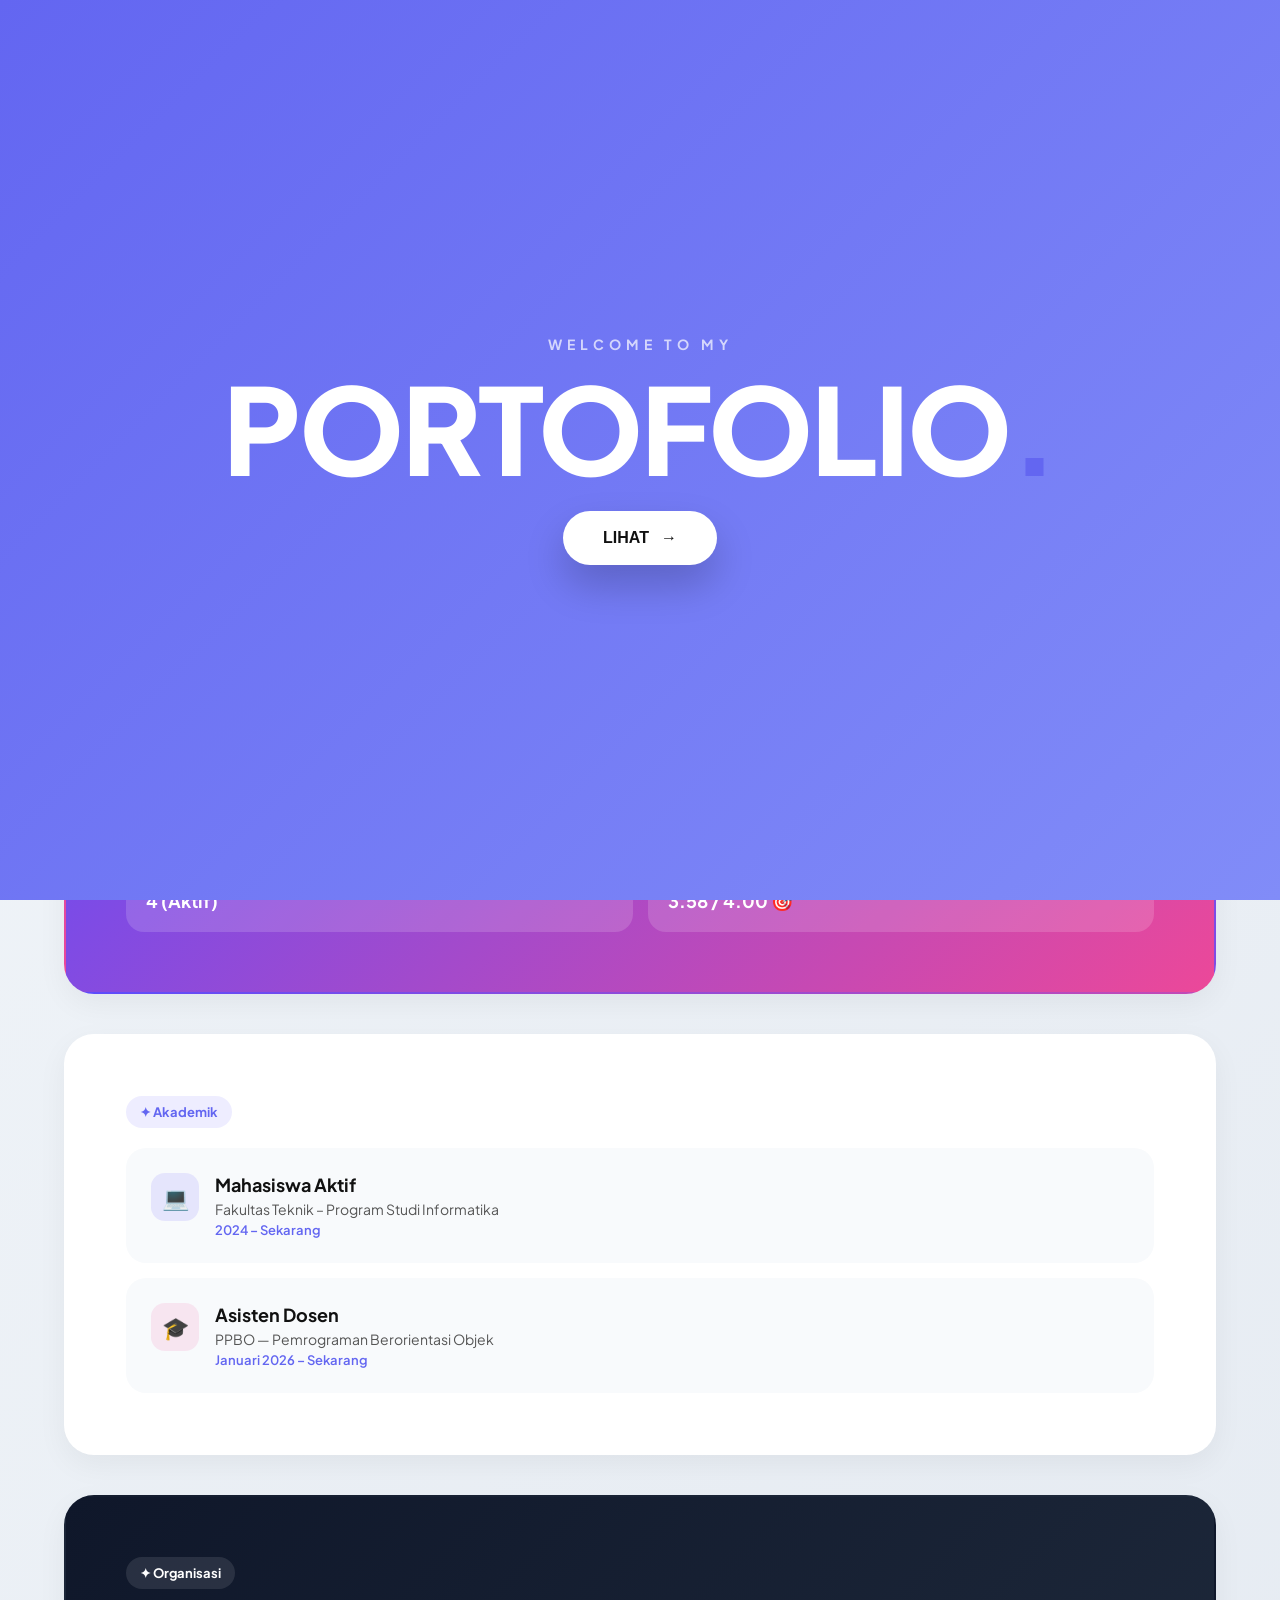
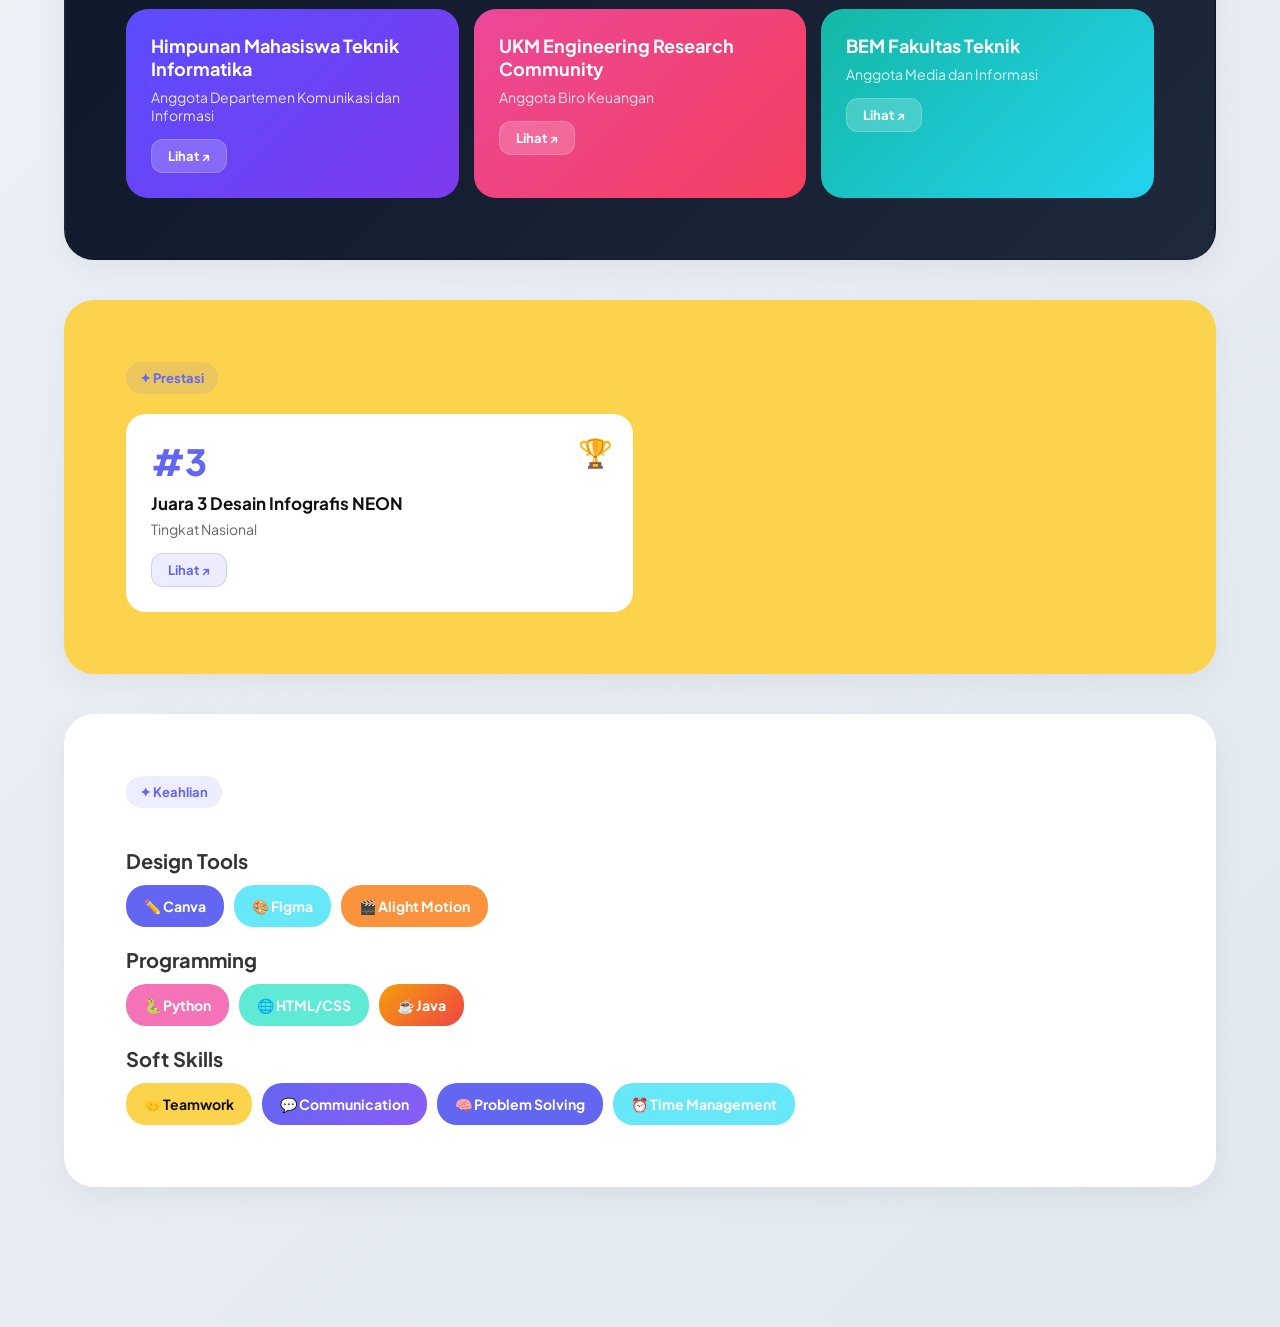
<file: index.html>
<!DOCTYPE html>
<html lang="id">
<head>
<meta charset="UTF-8">
<meta name="viewport" content="width=device-width, initial-scale=1.0">
<title>Naifah Portfolio</title>
<link href="https://fonts.googleapis.com/css2?family=Plus+Jakarta+Sans:wght@400;600;700;800&display=swap" rel="stylesheet">
<link rel="stylesheet" href="style.css">
</head>
<body class="has-splash">

<!-- WELCOME SPLASH SCREEN -->
<div id="splash">
  <div class="splash-content">
    <div class="splash-tag" style="color: rgba(255,255,255,0.7); letter-spacing: 5px;">WELCOME TO MY</div>
    <h1 class="splash-title" style="margin: 10px 0 30px; color: white;">PORTOFOLIO<span>.</span></h1>
    <button class="splash-btn" onclick="enterSite()" style="box-shadow: 0 20px 40px rgba(0,0,0,0.2);">
      LIHAT <span class="btn-arrow">→</span>
    </button>
  </div>
</div>

<div id="cursor"></div>
<div id="progress"></div>
<div id="toast">✦ Navigating...</div>

<div class="blob-bg">
  <div class="blob blob-1"></div>
  <div class="blob blob-2"></div>
  <div class="blob blob-3"></div>
</div>



<nav class="navbar">
  <div class="logo">NA<span>.</span></div>
  <ul class="nav-links" id="navLinks">
    <li onclick="focusSection('home')" data-section="home">Home</li>
    <li onclick="focusSection('profil')" data-section="profil">Profil</li>
    <li onclick="focusSection('akademik')" data-section="akademik">Akademik</li>
    <li onclick="focusSection('organisasi')" data-section="organisasi">Organisasi</li>
    <li onclick="focusSection('prestasi')" data-section="prestasi">Prestasi</li>
    <li onclick="focusSection('skill')" data-section="skill">Skill</li>
  </ul>
  <div class="navbar-right">
    <a href="social.html" class="btn-social">Social Media ↗</a>
  </div>
</nav>

<div class="container">

  <section id="home" class="section active">
    <div class="hero-deco">
      <svg width="60" height="60" viewBox="0 0 60 60" fill="none">
        <path d="M30 5 L33 27 L55 30 L33 33 L30 55 L27 33 L5 30 L27 27 Z" fill="#5B4CFD" opacity="0.25"/>
        <path d="M30 14 L32 28 L46 30 L32 32 L30 46 L28 32 L14 30 L28 28 Z" fill="#EC4899" opacity="0.35"/>
      </svg>
    </div>
    <div class="hero-content">
      <div class="hero-badge">✦ Interactive Portfolio</div>
      <h1>Naifah Amanda<br><span>Noveni</span></h1>
      <p>Informatics Student of University of Bengkulu</p>
      <div class="hero-stats">
        <div class="stat-pill">Designer</div>
        <div class="stat-pill lime">Organisator</div>
        <div class="stat-pill pink">Student</div>
      </div>
    </div>
    <div class="hero-img-wrap">
      <img src="foto-naifah.jpg" alt="Naifah Amanda Noveni"
        onerror="this.src='data:image/svg+xml,<svg xmlns=%22http://www.w3.org/2000/svg%22 width=%22220%22 height=%22260%22><rect width=%22220%22 height=%22260%22 rx=%2224%22 fill=%22%235B4CFD%22/><text x=%22110%22 y=%22145%22 text-anchor=%22middle%22 font-size=%2264%22>👩‍💻</text></svg>'">
    </div>
  </section>

  <section id="profil" class="section">
    <div class="section-label">✦ Tentang Aku</div>
    <div class="profil-big">
      Mahasiswa semester 4 S1 Informatika Universitas Bengkulu yang aktif di organisasi,
      memiliki ketertarikan dalam desain grafis, pengembangan web, dan teknologi.
      Bersemangat untuk terus belajar dan berkontribusi dalam dunia teknologi.
    </div>
    <div class="profil-grid">
      <div class="profil-card"><div class="label">Universitas</div><div class="value">Universitas Bengkulu</div></div>
      <div class="profil-card"><div class="label">Program Studi</div><div class="value">S1 Informatika</div></div>
      <div class="profil-card"><div class="label">Semester</div><div class="value">4 (Aktif)</div></div>
      <div class="profil-card"><div class="label">IPK</div><div class="value">3.58 / 4.00 🎯</div></div>
    </div>
  </section>

  <section id="akademik" class="section">
    <div class="section-label akademik-label">✦ Akademik</div>
    <div class="akademik-list">
      <div class="akademik-card ripple-container" onclick="addRipple(event,this)">
        <div class="akademik-icon purple">💻</div>
        <div>
          <div class="akademik-title">Mahasiswa Aktif</div>
          <div class="akademik-sub">Fakultas Teknik – Program Studi Informatika</div>
          <div class="akademik-date">2024 – Sekarang</div>
        </div>
      </div>
      <div class="akademik-card ripple-container" onclick="addRipple(event,this)">
        <div class="akademik-icon pink">🎓</div>
        <div>
          <div class="akademik-title">Asisten Dosen</div>
          <div class="akademik-sub">PPBO — Pemrograman Berorientasi Objek</div>
          <div class="akademik-date">Januari 2026 – Sekarang</div>
        </div>
      </div>
    </div>
  </section>

  <section id="organisasi" class="section">
    <div class="section-label orgs-label">✦ Organisasi</div>
    <div class="orgs-grid">
      <div class="org-card c1 ripple-container" onclick="addRipple(event,this)">
        <div class="org-name">Himpunan Mahasiswa Teknik Informatika</div>
        <div class="org-role">Anggota Departemen Komunikasi dan Informasi</div>
        <a href="himatif.html" class="card-btn">Lihat ↗</a>
      </div>
      <div class="org-card c2 ripple-container" onclick="addRipple(event,this)">
        <div class="org-name">UKM Engineering Research Community</div>
        <div class="org-role">Anggota Biro Keuangan</div>
        <a href="ercom.html" class="card-btn">Lihat ↗</a>
      </div>
      <div class="org-card c3 ripple-container" onclick="addRipple(event,this)">
        <div class="org-name">BEM Fakultas Teknik</div>
        <div class="org-role">Anggota Media dan Informasi</div>
        <a href="bem.html" class="card-btn">Lihat ↗</a>
      </div>
    </div>
  </section>

  <section id="prestasi" class="section">
    <div class="section-label">✦ Prestasi</div>
    <div class="prestasi-grid">
      <div class="prestasi-card ripple-container" onclick="addRipple(event,this)">
        <div class="prestasi-rank">#3</div>
        <div class="prestasi-title">Juara 3 Desain Infografis NEON</div>
        <div class="prestasi-sub">Tingkat Nasional</div>
        <span class="prestasi-trophy">🏆</span>
        <a href="neon.html" class="card-btn dark">Lihat ↗</a>
      </div>
    </div>
  </section>

  <section id="skill" class="section">
    <div class="section-label skill-label">✦ Keahlian</div>
    <div class="skill-section-title">Design Tools</div>
    <div class="skills-grid">
      <div class="skill-chip sc1 ripple-container" onclick="addRipple(event,this)">✏️ Canva</div>
      <div class="skill-chip sc4 ripple-container" onclick="addRipple(event,this)">🎨 Figma</div>
      <div class="skill-chip sc5 ripple-container" onclick="addRipple(event,this)">🎬 Alight Motion</div>
    </div>
    <div class="skill-section-title">Programming</div>
    <div class="skills-grid">
      <div class="skill-chip sc2 ripple-container" onclick="addRipple(event,this)">🐍 Python</div>
      <div class="skill-chip sc6 ripple-container" onclick="addRipple(event,this)">🌐 HTML/CSS</div>
      <div class="skill-chip sc8 ripple-container" onclick="addRipple(event,this)">☕ Java</div>
    </div>
    <div class="skill-section-title">Soft Skills</div>
    <div class="skills-grid">
      <div class="skill-chip sc3 ripple-container" onclick="addRipple(event,this)">🤝 Teamwork</div>
      <div class="skill-chip sc7 ripple-container" onclick="addRipple(event,this)">💬 Communication</div>
      <div class="skill-chip sc1 ripple-container" onclick="addRipple(event,this)">🧠 Problem Solving</div>
      <div class="skill-chip sc4 ripple-container" onclick="addRipple(event,this)">⏰ Time Management</div>
    </div>
  </section>

</div>



<script src="script.js"></script>
</body>
</html>
</file>
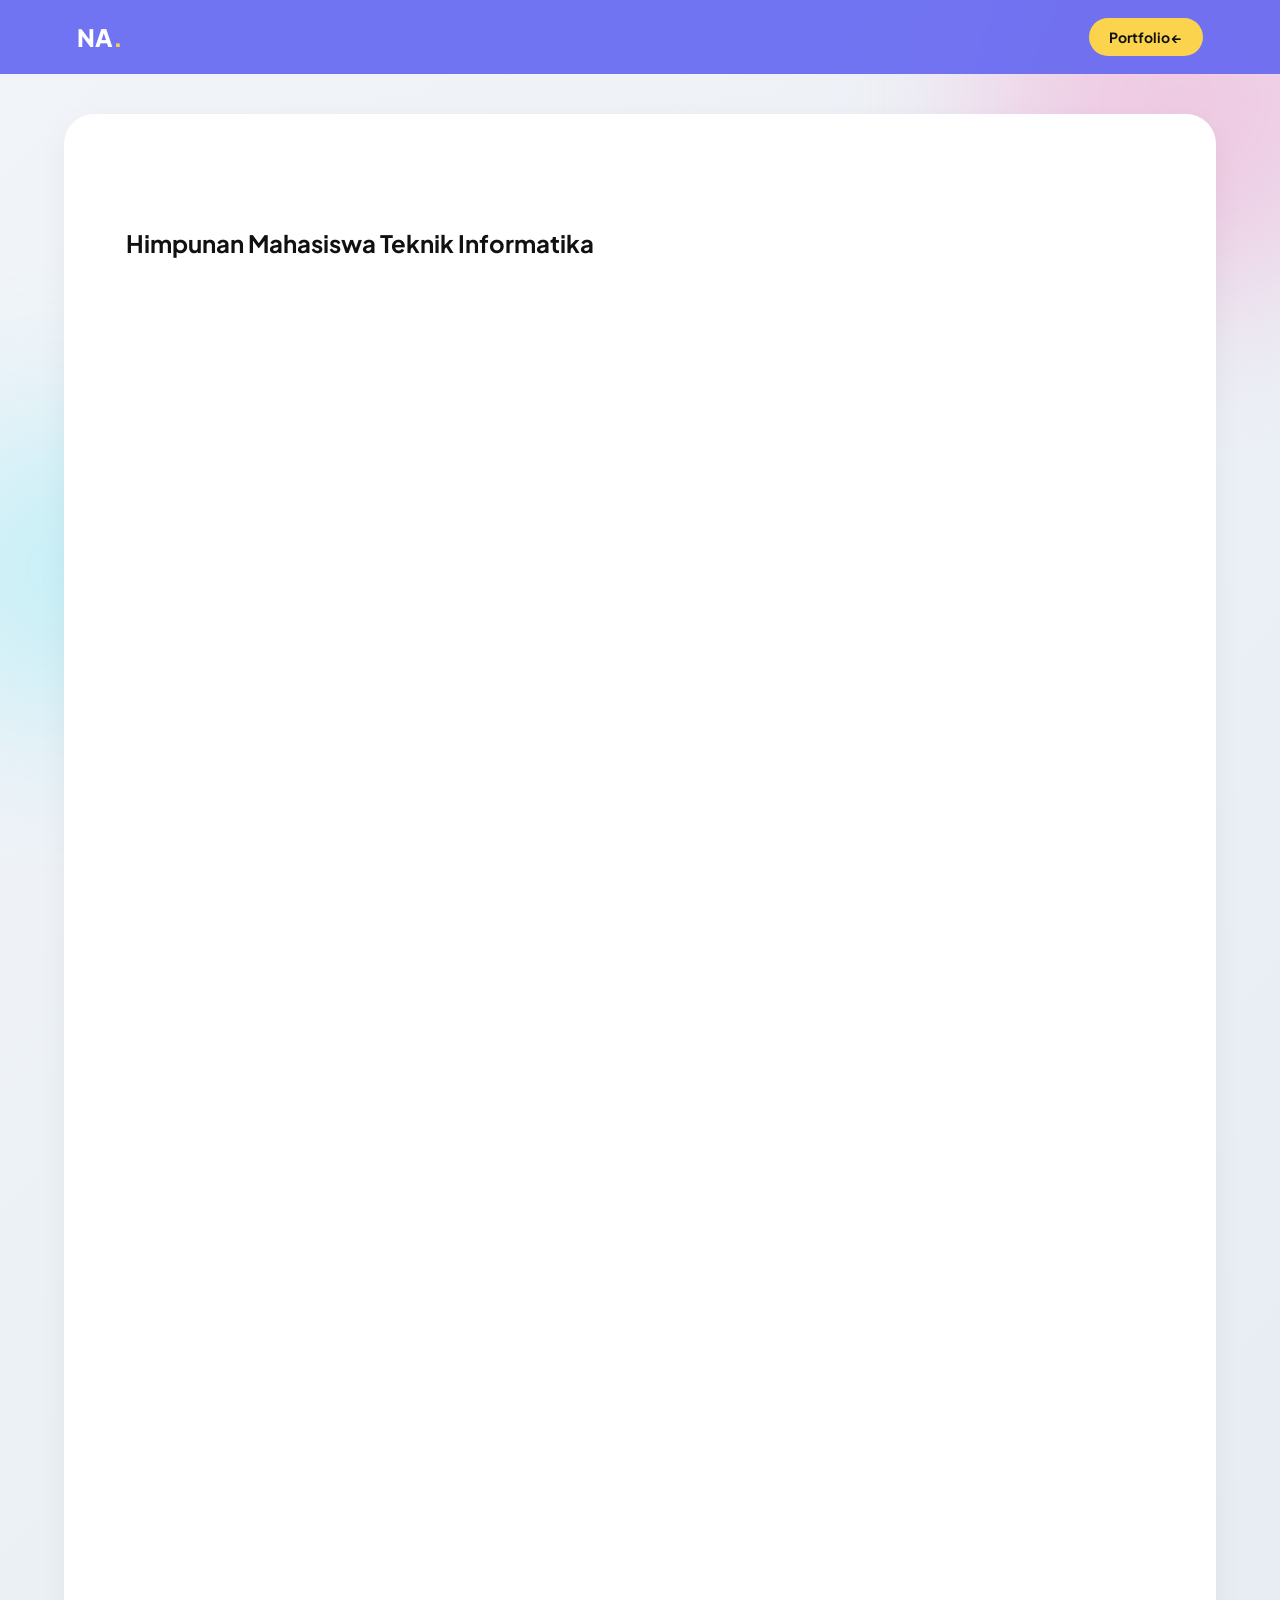
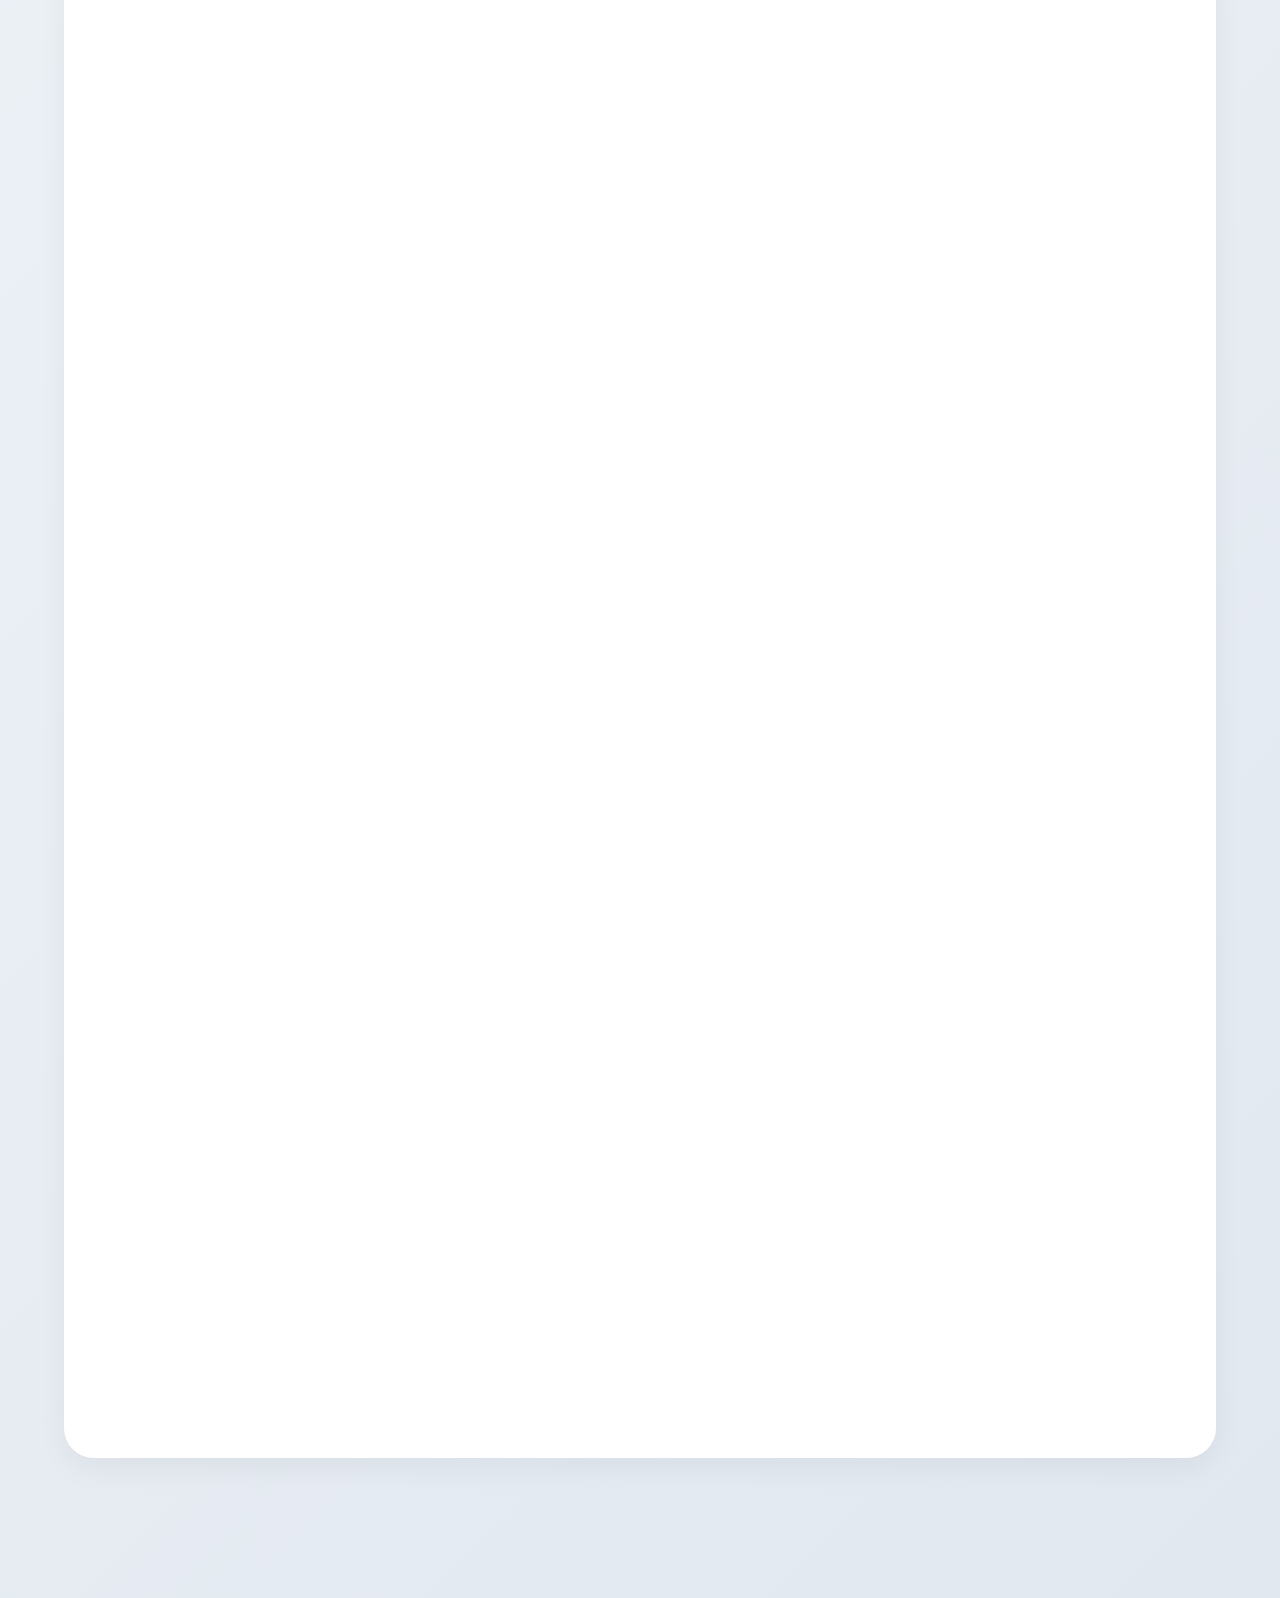
<file: himatif.html>
<!DOCTYPE html>
<html lang="id">
<head>
<meta charset="UTF-8">
<meta name="viewport" content="width=device-width, initial-scale=1.0">
<title>HIMATIF – Naifah</title>
<link href="https://fonts.googleapis.com/css2?family=Plus+Jakarta+Sans:wght@400;600;700;800&display=swap" rel="stylesheet">
<link rel="stylesheet" href="style.css">
</head>
<body>

<div class="blob-bg">
  <div class="blob blob-1"></div>
  <div class="blob blob-2"></div>
</div>

<nav class="navbar" style="opacity: 1; transform: translateY(0);">
  <div class="logo">NA<span>.</span></div>
  <div class="navbar-right">
    <a href="index.html?skipSplash=true" class="btn-social">Portfolio ←</a>
  </div>
</nav>

<div class="container">
  <section class="section active" style="opacity: 1;">
    <div class="section-label orgs-label">✦ Organisasi</div>
    <h1>Himpunan Mahasiswa <span>Teknik Informatika</span></h1>
    
    <div class="vertical-gallery">
      <div class="gallery-item"><img src="himatif1.jpeg" onerror="this.src='https://placehold.co/800x450/5B4CFD/white?text=himatif1.jpg'"></div>
      <div class="gallery-item"><img src="himatif2.JPG" onerror="this.src='https://placehold.co/800x450/5B4CFD/white?text=himatif2.jpg'"></div>
      <div class="gallery-item"><img src="himatif3.JPG" onerror="this.src='https://placehold.co/800x450/5B4CFD/white?text=himatif3.jpg'"></div>
      <div class="gallery-item"><img src="himatif4.JPG" onerror="this.src='https://placehold.co/800x450/5B4CFD/white?text=himatif4.jpg'"></div>
    </div>


  </section>
</div>

<script src="script.js"></script>
</body>
</html>
</file>
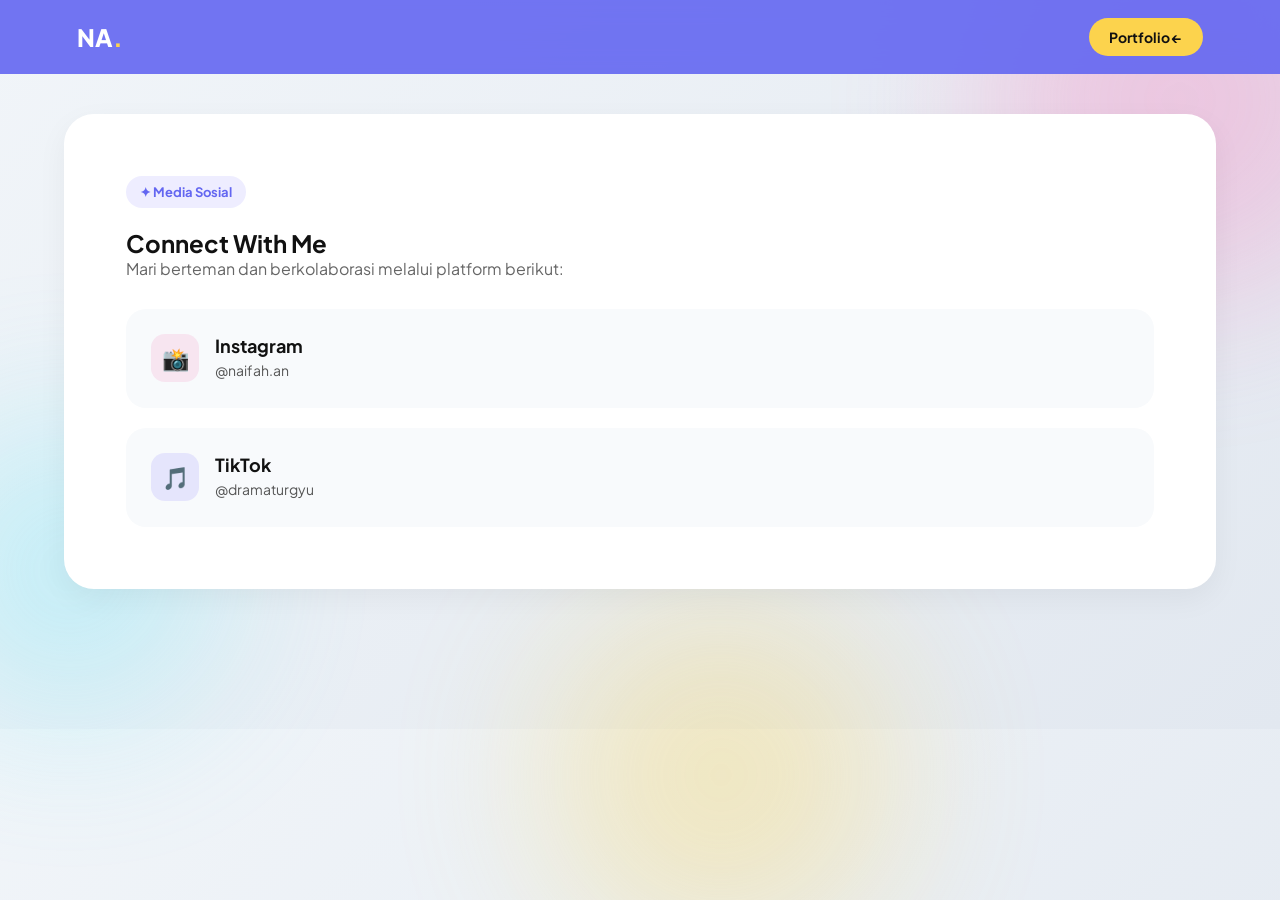
<file: social.html>
<!DOCTYPE html>
<html lang="id">
<head>
<meta charset="UTF-8">
<meta name="viewport" content="width=device-width, initial-scale=1.0">
<title>Social Media – Naifah</title>
<link href="https://fonts.googleapis.com/css2?family=Plus+Jakarta+Sans:wght@400;600;700;800&display=swap" rel="stylesheet">
<link rel="stylesheet" href="style.css">
<style>
  /* Custom additions for Social Page to match index.html vibe */
  .social-wrapper {
    display: flex;
    flex-direction: column;
    gap: 20px;
    margin-top: 20px;
  }
  
  .social-item {
    text-decoration: none;
    color: inherit;
  }
  
  .social-item:hover .akademik-title {
    color: var(--purple);
  }

  .btn-back-main {
    display: inline-block;
    margin-top: 30px;
    padding: 12px 24px;
    background: var(--purple);
    color: white;
    text-decoration: none;
    border-radius: 20px;
    font-weight: 700;
    transition: 0.3s;
    text-align: center;
  }

  .btn-back-main:hover {
    transform: translateY(-3px);
    box-shadow: 0 10px 20px rgba(91, 76, 253, 0.3);
    background: var(--violet);
  }
</style>
</head>
<body>

<div id="progress"></div>
<div id="toast">✦ Navigating...</div>

<div class="blob-bg">
  <div class="blob blob-1"></div>
  <div class="blob blob-2"></div>
  <div class="blob blob-3"></div>
</div>

<nav class="navbar">
  <div class="logo">NA<span>.</span></div>
  <div class="navbar-right">
    <a href="index.html?skipSplash=true" class="btn-social">Portfolio ←</a>
  </div>
</nav>

<div class="container">
  <section class="section active" style="opacity: 1;">
    <div class="section-label">✦ Media Sosial</div>
    <h1>Connect With <span>Me</span></h1>
    <p style="color: #666; margin-bottom: 30px;">Mari berteman dan berkolaborasi melalui platform berikut:</p>
    
    <div class="social-wrapper">
      <a href="https://www.instagram.com/naifah.an/?utm_source=ig_web_button_share_sheet" target="_blank" class="social-item">
        <div class="akademik-card ripple-container" onclick="addRipple(event,this)">
          <div class="akademik-icon pink">📸</div>
          <div>
            <div class="akademik-title">Instagram</div>
            <div class="akademik-sub">@naifah.an</div>
          </div>
        </div>
      </a>

      <a href="https://www.tiktok.com/@dramaturgyu?is_from_webapp=1&sender_device=pc" target="_blank" class="social-item">
        <div class="akademik-card ripple-container" onclick="addRipple(event,this)">
          <div class="akademik-icon purple">🎵</div>
          <div>
            <div class="akademik-title">TikTok</div>
            <div class="akademik-sub">@dramaturgyu</div>
          </div>
        </div>
      </a>
    </div>


  </section>
</div>

<script src="script.js"></script>
</body>
</html>
</file>
<file: style.css>
*,
*::before,
*::after {
  box-sizing: border-box;
  margin: 0;
  padding: 0;
}

:root {
  --purple: #6366F1; /* Indigo */
  --violet: #818CF8;
  --pink: #F472B6;   /* Rose */
  --lime: #FCD34D;   /* Soft Gold */
  --cyan: #67E8F9;   /* Sky Blue */
  --orange: #FB923C;
  --teal: #5EEAD4;
}
body {
  font-family: 'Plus Jakarta Sans', sans-serif;
  background: linear-gradient(135deg, #F1F5F9, #E2E8F0);
  overflow-x: hidden;
  color: #1E293B; /* Slate 800 */
  cursor: default;
}

/* SPLASH SCREEN */
#splash {
  position: fixed;
  inset: 0;
  background: linear-gradient(135deg, #6366F1, #818CF8);
  z-index: 1000;
  display: flex;
  align-items: center;
  justify-content: center;
  overflow: hidden;
  transition: transform 0.8s cubic-bezier(0.86, 0, 0.07, 1);
}

#splash.hidden {
  transform: translateY(-100%);
}

.splash-content {
  text-align: center;
  z-index: 10;
  padding: 20px;
}

.splash-tag {
  font-size: 14px;
  font-weight: 700;
  color: var(--lime);
  text-transform: uppercase;
  letter-spacing: 4px;
  margin-bottom: 20px;
  opacity: 0;
  animation: fadeInDown 0.8s forwards 0.2s;
}

.splash-title {
  font-size: clamp(48px, 12vw, 120px);
  font-weight: 800;
  line-height: 0.9;
  margin-bottom: 20px;
  letter-spacing: -2px;
  opacity: 0;
  animation: fadeInUp 0.8s forwards 0.4s;
}

.splash-title span {
  color: var(--purple);
}

.splash-sub {
  font-size: 18px;
  color: rgba(255, 255, 255, 0.5);
  margin-bottom: 40px;
  opacity: 0;
  animation: fadeInUp 0.8s forwards 0.6s;
}

.splash-btn {
  background: white;
  color: #111;
  border: none;
  padding: 18px 40px;
  font-size: 16px;
  font-weight: 800;
  border-radius: 50px;
  cursor: pointer;
  transition: all 0.3s;
  display: inline-flex;
  align-items: center;
  gap: 12px;
  opacity: 0;
  animation: fadeInUp 0.8s forwards 0.8s;
}

.splash-btn:hover {
  background: var(--lime);
  transform: scale(1.05);
  box-shadow: 0 10px 30px rgba(217, 255, 0, 0.3);
}

.btn-arrow {
  transition: transform 0.3s;
}

.splash-btn:hover .btn-arrow {
  transform: translateX(5px);
}

@keyframes fadeInUp {
  from { opacity: 0; transform: translateY(30px); }
  to { opacity: 1; transform: translateY(0); }
}

@keyframes fadeInDown {
  from { opacity: 0; transform: translateY(-30px); }
  to { opacity: 1; transform: translateY(0); }
}

/* PROGRESS BAR */
#progress {
  position: fixed;
  top: 0;
  left: 0;
  height: 3px;
  width: 0%;
  background: linear-gradient(90deg, var(--lime), var(--cyan));
  z-index: 999;
  transition: width 0.2s ease;
}

/* TOAST */
#toast {
  position: fixed;
  bottom: 100px;
  left: 50%;
  transform: translateX(-50%) translateY(30px);
  background: rgba(0, 0, 0, 0.8);
  backdrop-filter: blur(10px);
  color: white;
  padding: 12px 24px;
  border-radius: 30px;
  font-size: 14px;
  font-weight: 600;
  opacity: 0;
  pointer-events: none;
  transition: all 0.4s cubic-bezier(0.4, 0, 0.2, 1);
  z-index: 999;
}

#toast.show {
  opacity: 1;
  transform: translateX(-50%) translateY(0);
}

/* CURSOR (hidden, using default) */
#cursor {
  display: none;
}

/* BLOB BACKGROUND */
.blob-bg {
  position: fixed;
  top: 0;
  left: 0;
  width: 100%;
  height: 100%;
  z-index: 0;
  pointer-events: none;
  overflow: hidden;
}

.blob {
  position: absolute;
  border-radius: 50%;
  filter: blur(80px);
  opacity: 0.3;
  animation: blobFloat 8s ease-in-out infinite alternate;
}

.blob-1 {
  width: 400px;
  height: 400px;
  background: var(--pink);
  top: -100px;
  right: -100px;
}

.blob-2 {
  width: 300px;
  height: 300px;
  background: var(--cyan);
  bottom: 20%;
  left: -80px;
  animation-delay: 2s;
}

.blob-3 {
  width: 350px;
  height: 350px;
  background: var(--lime);
  bottom: -50px;
  right: 30%;
  animation-delay: 4s;
}

@keyframes blobFloat {
  0% { transform: translate(0, 0) scale(1); }
  100% { transform: translate(30px, -30px) scale(1.1); }
}





/* NAVBAR */
.has-splash .navbar {
  opacity: 0;
  transform: translateY(-20px);
}

.navbar {
  position: sticky;
  top: 0;
  z-index: 100;
  display: flex;
  justify-content: space-between;
  align-items: center;
  padding: 18px 6%;
  background: rgba(99, 102, 241, 0.9);
  backdrop-filter: blur(14px);
  color: white;
  transition: all 0.6s ease 0.2s;
}

.logo {
  font-size: 24px;
  font-weight: 800;
  color: white;
}

.logo span {
  color: var(--lime);
}

.navbar-right {
  display: flex;
  align-items: center;
  gap: 12px;
}

.nav-links {
  display: flex;
  list-style: none;
  gap: 10px;
}

.nav-links li {
  padding: 10px 16px;
  border-radius: 18px;
  cursor: pointer;
  transition: 0.3s;
  font-weight: 600;
  font-size: 14px;
}

.nav-links li:hover,
.nav-links li.active-nav {
  background: rgba(255, 255, 255, 0.15);
}

.btn-social {
  background: var(--lime);
  color: #111;
  padding: 10px 20px;
  border-radius: 20px;
  font-weight: 700;
  text-decoration: none;
  font-size: 14px;
  transition: 0.3s;
}

.btn-social:hover {
  transform: scale(1.05);
  box-shadow: 0 4px 15px rgba(217, 255, 0, 0.4);
}



/* CONTAINER */
.container {
  position: relative;
  z-index: 1;
  padding: 40px 5% 100px;
}

/* ANIMASI LAMPU MENGELILINGI (Hover Only) */
.section {
  background: white;
  color: #111;
  border-radius: 30px;
  padding: 60px;
  margin-bottom: 40px;
  transition: all 0.7s cubic-bezier(0.16, 1, 0.3, 1);
  position: relative;
  border: 2px solid transparent;
  box-shadow: 0 10px 30px rgba(0, 0, 0, 0.05);
}

/* Background khusus tetap terjaga */
#profil { background: linear-gradient(135deg, #6366F1, #F472B6); color: white; }
#organisasi { background: linear-gradient(135deg, #1E293B, #334155); color: white; }

.section:hover {
  transform: translateY(-12px);
  border-color: rgba(255, 255, 255, 0.4);
  animation: glowTrace 4s ease-in-out infinite;
}

@keyframes glowTrace {
  0% { box-shadow: 0 15px 40px rgba(0,0,0,0.1), 0 0 20px var(--purple); }
  25% { box-shadow: 0 15px 40px rgba(0,0,0,0.1), 10px 10px 35px var(--pink); }
  50% { box-shadow: 0 15px 40px rgba(0,0,0,0.1), 0 0 45px var(--cyan); }
  75% { box-shadow: 0 15px 40px rgba(0,0,0,0.1), -10px -10px 35px var(--lime); }
  100% { box-shadow: 0 15px 40px rgba(0,0,0,0.1), 0 0 20px var(--purple); }
}

.section.revealed {
  opacity: 1;
  animation: sectionAppear 0.8s cubic-bezier(0.23, 1, 0.32, 1);
}

@keyframes sectionAppear {
  from { opacity: 0; transform: translateY(40px); }
  to { opacity: 1; transform: translateY(0); }
}

.section-btn {
  display: block;
  width: fit-content;
  margin: 30px auto 0;
  padding: 12px 28px;
  background: var(--purple);
  color: white;
  text-decoration: none;
  border-radius: 25px;
  font-weight: 700;
  font-size: 14px;
  transition: all 0.3s;
}

.section-btn:hover {
  transform: translateY(-3px);
  background: var(--violet);
  box-shadow: 0 10px 20px rgba(91, 76, 253, 0.25);
}

.card-btn {
  display: inline-block;
  margin-top: 15px;
  padding: 8px 16px;
  background: rgba(255, 255, 255, 0.2);
  color: white;
  text-decoration: none;
  border-radius: 12px;
  font-size: 13px;
  font-weight: 700;
  transition: 0.3s;
  border: 1px solid rgba(255, 255, 255, 0.2);
}

.card-btn:hover {
  background: white;
  color: var(--purple);
}

.card-btn.dark {
  background: rgba(91, 76, 253, 0.1);
  color: var(--purple);
  border-color: rgba(91, 76, 253, 0.2);
}

.card-btn.dark:hover {
  background: var(--purple);
  color: white;
}


/* GALLERY SLIDER */
.photo-slider {
  display: flex;
  gap: 35px;
  overflow-x: auto;
  padding: 30px 0 50px;
  scroll-snap-type: x mandatory;
  -ms-overflow-style: none;  /* IE and Edge */
  scrollbar-width: none;  /* Firefox */
}

.photo-slider::-webkit-scrollbar {
  display: none; /* Chrome, Safari and Opera */
}

.slider-item {
  flex: 0 0 85%;
  aspect-ratio: 16/9;
  border-radius: 25px;
  overflow: hidden;
  scroll-snap-align: center;
  box-shadow: 0 15px 40px rgba(0,0,0,0.2);
  transition: transform 0.7s cubic-bezier(0.16, 1, 0.3, 1), box-shadow 0.4s ease;
  animation: floatPhoto 6s ease-in-out infinite;
}

.slider-item:hover {
  z-index: 10;
  transform: scale(1.02) translateY(-5px);
  box-shadow: 0 25px 60px rgba(99, 102, 241, 0.3);
}

.slider-item img {
  width: 100%;
  height: 100%;
  object-fit: cover;
  transition: transform 0.8s cubic-bezier(0.16, 1, 0.3, 1);
}

.slider-item:hover img {
  transform: scale(1.1);
}

.single-photo-wrap {
  max-width: 800px;
  margin: 0 auto;
  border-radius: 30px;
  overflow: hidden;
  box-shadow: 0 30px 70px rgba(99, 102, 241, 0.2);
  transition: 0.5s;
}

.single-photo-wrap:hover {
  transform: scale(1.02);
  box-shadow: 0 40px 90px rgba(99, 102, 241, 0.4);
}

/* FUTURISTIC VERTICAL GALLERY */
.vertical-gallery {
  display: flex;
  flex-direction: column;
  gap: 80px;
  margin-top: 60px;
  padding-bottom: 100px;
  perspective: 1000px; /* Enable 3D space */
}

.gallery-item {
  width: 90%;
  max-width: 850px;
  margin: 0 auto;
  border-radius: 40px;
  overflow: hidden;
  box-shadow: 0 30px 60px rgba(0,0,0,0.2), inset 0 0 20px rgba(255,255,255,0.1);
  transition: all 1s cubic-bezier(0.16, 1, 0.3, 1);
  opacity: 0;
  transform: translateY(80px) rotateX(10deg) scale(0.9);
  position: relative;
}

.gallery-item::after {
  content: "";
  position: absolute;
  inset: 0;
  background: linear-gradient(135deg, rgba(99, 102, 241, 0.3) 0%, transparent 50%, rgba(236, 72, 153, 0.3) 100%);
  mix-blend-mode: screen;
  pointer-events: none;
  opacity: 0.6;
  transition: opacity 0.8s ease;
}

.gallery-item:hover::after {
  opacity: 1;
}

.gallery-item img {
  width: 100%;
  display: block;
  transition: transform 1.5s cubic-bezier(0.16, 1, 0.3, 1), filter 1.5s ease;
}

.gallery-item:hover {
  transform: translateY(-10px) scale(1.02) !important;
  box-shadow: 0 40px 80px rgba(99, 102, 241, 0.4);
}

.gallery-item:hover img {
  transform: scale(1.1);
}

/* Scroll Animation Fallback Class (No !important to avoid breaking scroll-driven animations) */
.gallery-item.visible {
  opacity: 1;
  transform: translateY(0) rotateX(0deg) scale(1);
}

/* Native CSS Scroll-driven Animations (Futuristic) */
@supports (animation-timeline: view()) {
  @keyframes gallery-reveal {
    0% { 
      opacity: 0; 
      transform: translateY(100px) rotateX(15deg) scale(0.95); 
    }
    40%, 60% { 
      opacity: 1; 
      transform: translateY(0) rotateX(0deg) scale(1); 
    }
    100% { 
      opacity: 0; 
      transform: translateY(-100px) rotateX(-15deg) scale(0.95); 
    }
  }

  .gallery-item {
    animation: gallery-reveal linear both;
    animation-timeline: view();
    animation-range: entry 0% exit 100%;
    transform-origin: center center;
  }
}

.slider-nav-btn {
  position: absolute;
  top: 50%;
  transform: translateY(-50%);
  z-index: 100;
  display: flex;
  align-items: center;
  justify-content: center;
  width: 60px;
  height: 60px;
  background: white;
  color: var(--purple);
  border: none;
  border-radius: 50%;
  cursor: pointer;
  box-shadow: 0 10px 30px rgba(0,0,0,0.2);
  font-size: 24px;
  transition: all 0.3s cubic-bezier(0.16, 1, 0.3, 1);
  opacity: 0.9;
  pointer-events: auto;
}

.slider-nav-btn.prev { left: -30px; }
.slider-nav-btn.next { right: -30px; }

.slider-nav-btn:hover {
  opacity: 1;
  transform: translateY(-50%) scale(1.15);
  background: var(--purple);
  color: white;
  box-shadow: 0 15px 45px rgba(99, 102, 241, 0.4);
}

/* Responsive adjustments for buttons */
@media (max-width: 900px) {
  .slider-nav-btn.prev { left: 10px; }
  .slider-nav-btn.next { right: 10px; }
  .slider-nav-btn {
    width: 48px;
    height: 48px;
    font-size: 18px;
    background: rgba(255, 255, 255, 0.9);
  }
}

.single-photo-wrap {
  max-width: 800px;
  margin: 0 auto;
  border-radius: 30px;
  overflow: hidden;
  box-shadow: 0 30px 70px rgba(91,76,253,0.3);
  animation: photoReveal 1s cubic-bezier(0.23, 1, 0.32, 1);
}

@keyframes photoReveal {
  from { opacity: 0; transform: scale(0.9) translateY(40px); }
  to { opacity: 1; transform: scale(1) translateY(0); }
}

@media (max-width: 600px) {
  .gallery-container {
    grid-template-columns: 1fr;
  }
}


.ripple {
  position: absolute;
  border-radius: 50%;
  background: rgba(91, 76, 253, 0.2);
  transform: scale(0);
  animation: rippleAnim 0.6s ease-out;
  pointer-events: none;
}

@keyframes rippleAnim {
  to {
    transform: scale(4);
    opacity: 0;
  }
}

/* HOME */
#home {
  position: relative;
  display: grid;
  grid-template-columns: 1fr auto;
  gap: 40px;
  align-items: center;
  min-height: 400px;
  overflow: visible;
  background: linear-gradient(135deg, #EEF2FF, #FDF4FF, #FFF1F2);
}

.hero-deco {
  position: absolute;
  top: 30px;
  right: 30px;
  opacity: 0.5;
  animation: spinSlow 12s linear infinite;
}

@keyframes spinSlow {
  from { transform: rotate(0deg); }
  to { transform: rotate(360deg); }
}

.hero-badge {
  display: inline-block;
  background: rgba(91, 76, 253, 0.1);
  color: var(--purple);
  padding: 8px 16px;
  border-radius: 20px;
  font-size: 13px;
  font-weight: 700;
  margin-bottom: 16px;
}

.has-splash .hero-content > * {
  opacity: 0;
  transform: translateY(20px);
}

.hero-content h1 {
  font-size: 54px;
  line-height: 1.1;
  margin-bottom: 15px;
}

.hero-content h1 span {
  color: var(--purple);
}

.hero-content p {
  font-size: 18px;
  color: #555;
  margin-bottom: 20px;
}

.hero-stats {
  display: flex;
  gap: 10px;
  flex-wrap: wrap;
}

.stat-pill {
  padding: 10px 18px;
  border-radius: 20px;
  font-size: 14px;
  font-weight: 700;
  background: var(--purple);
  color: white;
  transition: 0.3s;
}

.stat-pill:hover {
  transform: translateY(-3px);
}

.stat-pill.lime {
  background: var(--lime);
  color: #111;
}

.stat-pill.pink {
  background: var(--pink);
}

/* FOTO HERO */
.hero-img-wrap {
  position: absolute;
  right: 60px;
  bottom: -20px;
  width: 250px;
  height: 300px;
  z-index: 5;
}

.hero-img-wrap::before {
  content: "";
  position: absolute;
  width: 260px;
  height: 260px;
  background: linear-gradient(135deg, #EC4899, #5B4CFD);
  border-radius: 50%;
  top: 25px;
  left: -25px;
  z-index: -1;
  opacity: 0.7;
  filter: blur(12px);
}

.hero-img-wrap img {
  width: 100%;
  height: 100%;
  object-fit: cover;
  border-radius: 28px;
  border: 6px solid white;
  box-shadow: 0 25px 60px rgba(91, 76, 253, 0.35);
  transition: 0.4s ease;
}

.hero-img-wrap img:hover {
  transform: translateY(-8px) scale(1.04);
}

/* LABEL */
.section-label {
  display: inline-block;
  margin-bottom: 20px;
  font-size: 13px;
  font-weight: 700;
  color: var(--purple);
  background: rgba(91, 76, 253, 0.1);
  padding: 8px 14px;
  border-radius: 20px;
}

/* PROFIL */
#profil {
  background: linear-gradient(135deg, #5B4CFD, #EC4899);
  color: white;
}

#profil .section-label {
  color: white;
  background: rgba(255, 255, 255, 0.2);
}

.profil-big {
  font-size: 17px;
  line-height: 1.8;
  margin-bottom: 20px;
}

.profil-grid {
  display: grid;
  grid-template-columns: repeat(2, 1fr);
  gap: 15px;
}

.profil-card {
  background: rgba(255, 255, 255, 0.15);
  padding: 20px;
  border-radius: 18px;
  transition: 0.3s;
}

.profil-card:hover {
  background: rgba(255, 255, 255, 0.25);
  transform: translateY(-3px);
}

.profil-card .label {
  font-size: 12px;
  opacity: 0.8;
  margin-bottom: 6px;
  text-transform: uppercase;
  letter-spacing: 1px;
}

.profil-card .value {
  font-size: 18px;
  font-weight: 700;
}

/* AKADEMIK */
.akademik-label {
  background: rgba(91, 76, 253, 0.1);
  color: var(--purple);
}

.akademik-list {
  display: flex;
  flex-direction: column;
  gap: 15px;
}

.akademik-card {
  background: #F8FAFC;
  padding: 25px;
  border-radius: 20px;
  transition: 0.3s;
  display: flex;
  align-items: flex-start;
  gap: 16px;
}

.akademik-card:hover {
  transform: translateY(-5px);
  box-shadow: 0 15px 30px rgba(91, 76, 253, 0.15);
}

.akademik-icon {
  width: 48px;
  height: 48px;
  border-radius: 14px;
  display: flex;
  align-items: center;
  justify-content: center;
  font-size: 22px;
  flex-shrink: 0;
}

.akademik-icon.purple {
  background: rgba(91, 76, 253, 0.12);
}

.akademik-icon.pink {
  background: rgba(236, 72, 153, 0.12);
}

.akademik-title {
  font-size: 18px;
  font-weight: 700;
  margin-bottom: 4px;
  color: #111;
}

.akademik-sub {
  font-size: 14px;
  color: #555;
  margin-bottom: 4px;
}

.akademik-date {
  font-size: 13px;
  color: var(--purple);
  font-weight: 600;
}

/* ORGANISASI */
#organisasi {
  background: linear-gradient(135deg, #0F172A, #1E293B);
  color: white;
}

.orgs-label {
  color: white;
  background: rgba(255, 255, 255, 0.1);
}

.orgs-grid {
  display: grid;
  grid-template-columns: repeat(3, 1fr);
  gap: 15px;
}

.org-card {
  padding: 25px;
  border-radius: 22px;
  color: white;
  transition: 0.4s cubic-bezier(0.4, 0, 0.2, 1);
  transform-style: preserve-3d;
}

.org-card:hover {
  transform: translateY(-8px) scale(1.02);
}

.org-card.c1 { background: linear-gradient(135deg, #5B4CFD, #7C3AED); }
.org-card.c2 { background: linear-gradient(135deg, #EC4899, #F43F5E); }
.org-card.c3 { background: linear-gradient(135deg, #14B8A6, #22D3EE); }

.org-name {
  font-size: 18px;
  font-weight: 700;
  margin-bottom: 8px;
}

.org-role {
  font-size: 14px;
  opacity: 0.85;
}

/* PRESTASI */
#prestasi {
  background: var(--lime);
}

.prestasi-grid {
  display: grid;
  grid-template-columns: repeat(2, 1fr);
  gap: 15px;
}

.prestasi-card {
  background: white;
  padding: 25px;
  border-radius: 20px;
  position: relative;
  transition: 0.3s;
  transform-style: preserve-3d;
}

.prestasi-card:hover {
  transform: translateY(-5px);
  box-shadow: 0 15px 30px rgba(0, 0, 0, 0.1);
}

.prestasi-rank {
  font-size: 36px;
  font-weight: 800;
  color: var(--purple);
  margin-bottom: 8px;
}

.prestasi-title {
  font-size: 17px;
  font-weight: 700;
  color: #111;
  margin-bottom: 6px;
}

.prestasi-sub {
  font-size: 14px;
  color: #666;
}

.prestasi-trophy {
  position: absolute;
  top: 20px;
  right: 20px;
  font-size: 28px;
}

/* SKILL */
.skill-label {
  background: rgba(91, 76, 253, 0.1);
  color: var(--purple);
}

.skill-section-title {
  font-size: 20px;
  font-weight: 700;
  color: #333;
  margin: 20px 0 12px;
}

.skill-section-title:first-of-type {
  margin-top: 10px;
}

.skills-grid {
  display: flex;
  flex-wrap: wrap;
  gap: 10px;
}

.skill-chip {
  padding: 12px 18px;
  border-radius: 20px;
  font-weight: 700;
  color: white;
  font-size: 14px;
  transition: 0.3s;
}

.skill-chip:hover {
  transform: translateY(-3px) scale(1.05);
}

.sc1 { background: var(--purple); }
.sc2 { background: var(--pink); }
.sc3 { background: var(--lime); color: #111; }
.sc4 { background: var(--cyan); }
.sc5 { background: var(--orange); }
.sc6 { background: var(--teal); }
.sc7 { background: linear-gradient(135deg, #6366F1, #8B5CF6); }
.sc8 { background: linear-gradient(135deg, #F59E0B, #EF4444); }

/* SCROLL HINT */
.scroll-hint {
  text-align: center;
  color: rgba(255, 255, 255, 0.6);
  font-size: 14px;
  font-weight: 600;
  padding: 20px 0;
  animation: pulseHint 2s ease-in-out infinite;
}

@keyframes pulseHint {
  0%, 100% { opacity: 0.5; }
  50% { opacity: 1; }
}

/* RESPONSIVE */
@media (max-width: 768px) {
  #home {
    grid-template-columns: 1fr;
    padding: 40px 25px;
  }

  .hero-content h1 {
    font-size: 36px;
  }

  .hero-img-wrap {
    position: relative;
    right: auto;
    bottom: auto;
    margin: 20px auto 0;
    width: 200px;
    height: 240px;
  }

  .orgs-grid,
  .prestasi-grid,
  .profil-grid {
    grid-template-columns: 1fr;
  }

  .section {
    padding: 35px 25px;
  }

  .nav-links {
    display: none;
  }
}
</file>
